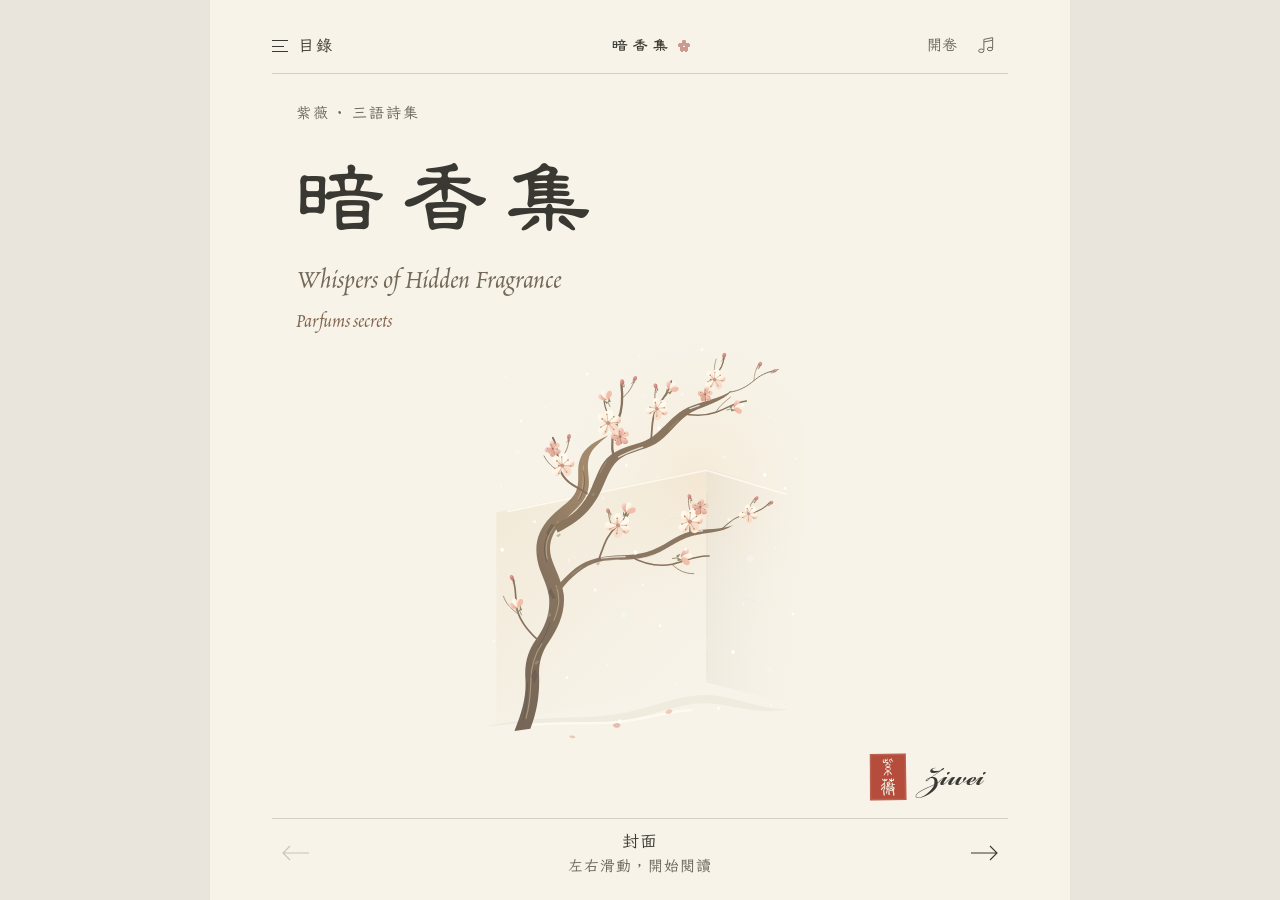
<file: site/index.html>
<!doctype html>
<html lang="zh-Hant">
<head>
  <meta charset="utf-8">
  <meta name="viewport" content="width=device-width, initial-scale=1, maximum-scale=1, user-scalable=no, viewport-fit=cover">
  <meta name="theme-color" content="#F7F3E8">
  <meta name="description" content="《暗香集》中、英、法三語詩集。取意梅花凌寒獨開、暗香自來，寄寓母親的堅韌與溫柔。">
  <title>暗香集 · Whispers of Hidden Fragrance</title>
  <link rel="manifest" href="./manifest.webmanifest">
  <link rel="icon" href="./icons/icon-192.png">
  <link rel="apple-touch-icon" href="./icons/apple-touch-icon.png">
  <meta name="apple-mobile-web-app-capable" content="yes">
  <meta name="apple-mobile-web-app-title" content="暗香集">
  <meta name="apple-mobile-web-app-status-bar-style" content="black-translucent">
  <script>
    // Keep the edition's established iPhone/PWA viewport behaviour. The page
    // scrolls inside the middle grid row; both navigation rows stay outside it.
    (() => {
      const root = document.documentElement;
      const viewport = window.visualViewport;
      const updateHeight = () => {
        const standalone = navigator.standalone || matchMedia('(display-mode: standalone)').matches;
        const visible = viewport?.height || innerHeight;
        const height = standalone ? Math.max(visible, innerHeight, screen.height || 0) : visible;
        root.style.setProperty('--viewport-height', `${Math.ceil(height)}px`);
      };
      updateHeight();
      for (const event of ['resize', 'orientationchange', 'pageshow']) addEventListener(event, updateHeight, { passive: true });
      viewport?.addEventListener('resize', updateHeight, { passive: true });
    })();
  </script>
  <link rel="preload" href="./fonts/LXGWWenKaiTC-Regular.ttf" as="font" type="font/ttf" crossorigin>
  <link rel="preload" href="./fonts/HanWangLiSuMedium-TC.ttf?v=1" as="font" type="font/ttf" crossorigin>
  <link rel="stylesheet" href="./styles.css?v=artbook-21">
  <script src="./poems.js?v=artbook-21" defer></script>
  <script src="./edition.js?v=artbook-21" defer></script>
  <script src="./reader.js?v=artbook-21" defer></script>
</head>
<body>
  <main class="book" id="book" aria-label="《暗香集》三語詩集">
    <header class="book-toolbar">
      <button class="contents-trigger" id="toc-open" type="button" aria-haspopup="dialog" aria-controls="toc-dialog" aria-label="打開目錄"><span class="contents-icon" aria-hidden="true"></span><span>目錄</span></button>
      <span class="book-wordmark">暗香集</span>
      <div class="toolbar-right"><span id="reading-progress" aria-label="閱讀進度" aria-live="polite">開卷</span><button class="music-toggle" id="music-toggle" type="button" aria-label="播放背景音樂" aria-pressed="false"><svg viewBox="0 0 24 24" aria-hidden="true"><path d="M9 17V5l10-2v12M9 8l10-2"/><ellipse cx="6" cy="18" rx="3" ry="2"/><ellipse cx="16" cy="16" rx="3" ry="2"/></svg></button></div>
    </header>
    <section class="reading-stage" id="reading" aria-label="詩集頁面">
      <article class="book-page" id="book-page" tabindex="-1"></article>
    </section>
    <nav class="page-controls" aria-label="翻頁">
      <button id="previous" type="button" aria-label="向前翻頁" disabled><svg viewBox="0 0 32 20" aria-hidden="true"><path d="M29 10H3m7-7-7 7 7 7"/></svg></button>
      <div class="page-position"><span id="page-folio" aria-live="polite">封面</span><span id="swipe-hint">左右滑動，開始閱讀</span></div>
      <button id="next" type="button" aria-label="向後翻頁"><svg viewBox="0 0 32 20" aria-hidden="true"><path d="M3 10h26m-7-7 7 7-7 7"/></svg></button>
    </nav>
  </main>
  <dialog class="toc-dialog" id="toc-dialog" aria-labelledby="toc-title">
    <header class="toc-heading"><div><p class="eyebrow" lang="en">THE COLLECTION</p><h1 id="toc-title">目錄</h1></div><button id="toc-close" type="button" class="dialog-close" aria-label="關閉目錄">×</button></header>
    <nav class="toc-matter" id="matter-list" aria-label="封面與前後頁"></nav>
    <ol class="toc-list" id="contents-list"></ol>
    <footer class="toc-footer"><span>紫薇 · 暗香集</span><span>十五首 · 三語詩集</span></footer>
  </dialog>
  <audio id="ambient-audio" src="./audio/1.mp3" loop preload="none"></audio>
  <noscript><p class="noscript-message">請啟用 JavaScript 以閱讀詩集。</p></noscript>
</body>
</html>
</file>
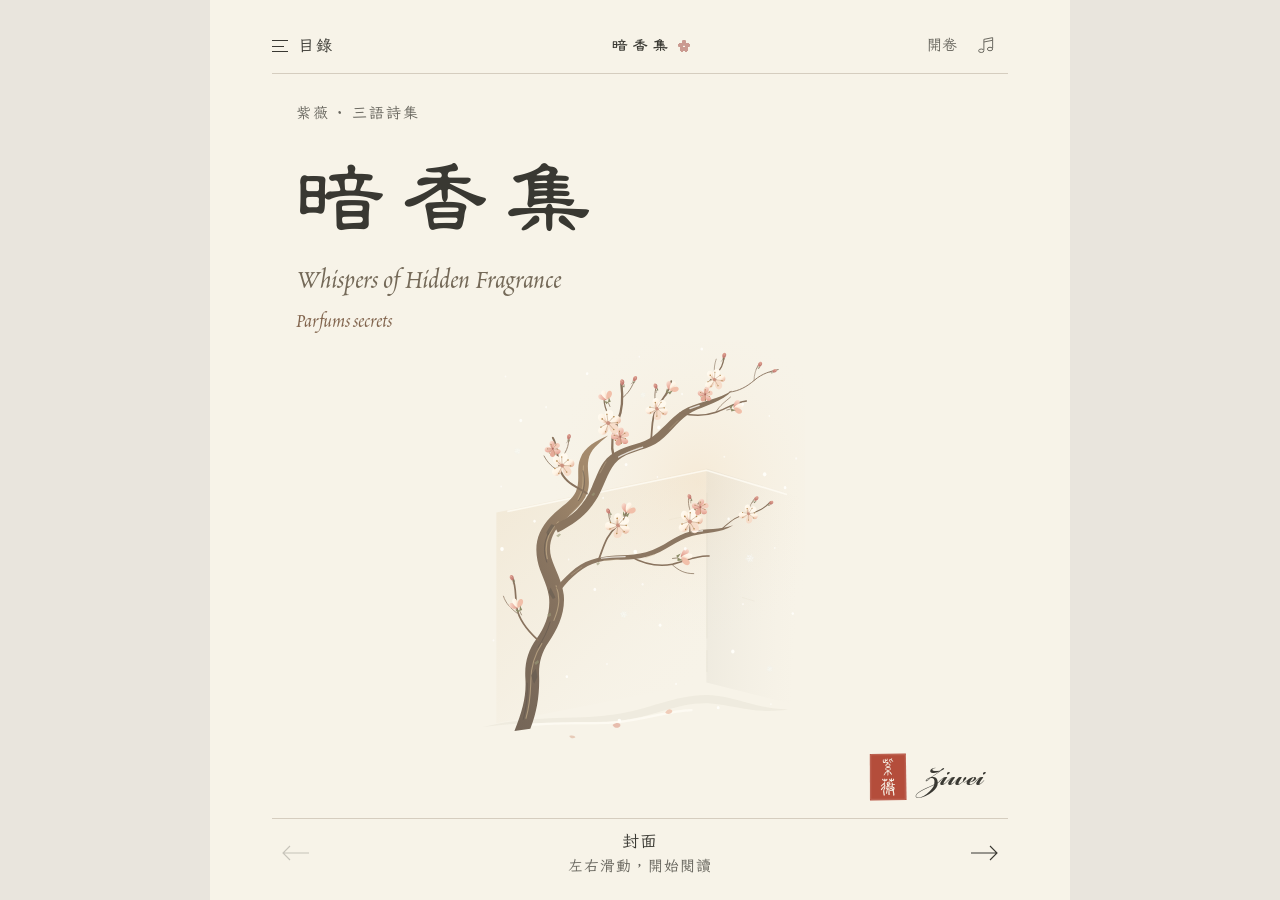
<file: site/design-review.html>
<!doctype html>
<html lang="zh-Hant">
<head>
  <meta charset="utf-8">
  <meta name="viewport" content="width=device-width, initial-scale=1, maximum-scale=1, user-scalable=no, viewport-fit=cover">
  <meta name="theme-color" content="#F7F3E8">
  <meta name="description" content="《暗香集》詩畫樣本。梅花精神貫穿全書，各首詩保有自己的風景與意境。">
  <title>暗香集 · 詩畫樣本</title>
  <link rel="manifest" href="./review.webmanifest">
  <link rel="icon" href="./icons/icon-192.png">
  <link rel="apple-touch-icon" href="./icons/apple-touch-icon.png">
  <meta name="apple-mobile-web-app-capable" content="yes">
  <meta name="apple-mobile-web-app-title" content="暗香集 · 樣本">
  <meta name="apple-mobile-web-app-status-bar-style" content="black-translucent">
  <script>
    // Keep the edition's established iPhone/PWA viewport behaviour. The page
    // scrolls inside the middle grid row; both navigation rows stay outside it.
    (() => {
      const root = document.documentElement;
      const viewport = window.visualViewport;
      const updateHeight = () => {
        const standalone = navigator.standalone || matchMedia('(display-mode: standalone)').matches;
        const visible = viewport?.height || innerHeight;
        const height = standalone ? Math.max(visible, innerHeight, screen.height || 0) : visible;
        root.style.setProperty('--viewport-height', `${Math.ceil(height)}px`);
      };
      updateHeight();
      for (const event of ['resize', 'orientationchange', 'pageshow']) addEventListener(event, updateHeight, { passive: true });
      viewport?.addEventListener('resize', updateHeight, { passive: true });
    })();
  </script>
  <link rel="preload" href="./fonts/LXGWWenKaiTC-Regular.ttf" as="font" type="font/ttf" crossorigin>
  <link rel="preload" href="./fonts/HanWangLiSuMedium-TC.ttf?v=1" as="font" type="font/ttf" crossorigin>
  <link rel="stylesheet" href="./styles.css?v=artbook-21">
  <script src="./poems.js?v=artbook-21" defer></script>
  <script src="./review-data.js?v=artbook-21" defer></script>
  <script src="./reader.js?v=artbook-21" defer></script>
</head>
<body>
  <main class="book" id="book" aria-label="《暗香集》詩畫樣本">
    <header class="book-toolbar">
      <button class="contents-trigger" id="toc-open" type="button" aria-haspopup="dialog" aria-controls="toc-dialog" aria-label="打開目錄"><span class="contents-icon" aria-hidden="true"></span><span>目錄</span></button>
      <span class="book-wordmark">暗香集</span>
      <div class="toolbar-right"><span id="reading-progress" aria-label="閱讀進度" aria-live="polite">開卷</span><button class="music-toggle" id="music-toggle" type="button" aria-label="播放背景音樂" aria-pressed="false"><svg viewBox="0 0 24 24" aria-hidden="true"><path d="M9 17V5l10-2v12M9 8l10-2"/><ellipse cx="6" cy="18" rx="3" ry="2"/><ellipse cx="16" cy="16" rx="3" ry="2"/></svg></button></div>
    </header>
    <section class="reading-stage" id="reading" aria-label="詩集頁面">
      <article class="book-page" id="book-page" tabindex="-1"></article>
    </section>
    <nav class="page-controls" aria-label="翻頁">
      <button id="previous" type="button" aria-label="向前翻頁" disabled><svg viewBox="0 0 32 20" aria-hidden="true"><path d="M29 10H3m7-7-7 7 7 7"/></svg></button>
      <div class="page-position"><span id="page-folio" aria-live="polite">封面</span><span id="swipe-hint">左右滑動，開始閱讀</span></div>
      <button id="next" type="button" aria-label="向後翻頁"><svg viewBox="0 0 32 20" aria-hidden="true"><path d="M3 10h26m-7-7 7 7-7 7"/></svg></button>
    </nav>
  </main>
  <dialog class="toc-dialog" id="toc-dialog" aria-labelledby="toc-title">
    <header class="toc-heading"><div><p class="eyebrow" lang="en">THE COLLECTION</p><h1 id="toc-title">目錄</h1></div><button id="toc-close" type="button" class="dialog-close" aria-label="關閉目錄">×</button></header>
    <nav class="toc-matter" id="matter-list" aria-label="封面與前後頁"></nav>
    <ol class="toc-list" id="contents-list"></ol>
    <footer class="toc-footer"><span>紫薇 · 暗香集</span><span>詩畫樣本</span></footer>
  </dialog>
  <audio id="ambient-audio" src="./audio/1.mp3" loop preload="none"></audio>
  <noscript><p class="noscript-message">請啟用 JavaScript 以閱讀詩集。</p></noscript>
</body>
</html>
</file>
<file: site/styles.css>
@font-face{font-family:"WenKai TC";src:url("./fonts/LXGWWenKaiTC-Regular.ttf") format("truetype");font-display:swap}
@font-face{font-family:"HanWang LiSu";src:url("./fonts/HanWangLiSuMedium-TC.ttf?v=1") format("truetype");font-display:swap}
@font-face{font-family:Alegreya;src:url("./fonts/Alegreya-Regular.otf") format("opentype");font-display:swap}
@font-face{font-family:Alegreya;src:url("./fonts/Alegreya-Italic.otf") format("opentype");font-style:italic;font-display:swap}
@font-face{font-family:Poetica;src:url("./fonts/PoeticaStd.otf") format("opentype");font-display:swap}
@font-face{font-family:"Poetica Small Caps";src:url("./fonts/Poetica-RomanSmallCaps.otf") format("opentype");font-display:swap}
@font-face{font-family:"Poetica Chancery";src:url("./fonts/Poetica Chancery IV Regular.otf") format("opentype");font-display:swap}
@font-face{font-family:Bickham;src:url("./fonts/Bickham Script Pro 3 Bold.otf") format("opentype");font-weight:700;font-display:swap}

:root{
  color-scheme:light;
  --paper:#f7f3e8;
  --ink:#393832;
  --secondary:#66645c;
  --stone:#746958;
  --vermillion:#b44d3b;
  --gold:#907047;
  --line:#d5cdbf;
  --plum:#b8756c;
  --petal:radial-gradient(ellipse 2.5px 3px at 50% 22%,var(--plum) 90%,transparent),radial-gradient(ellipse 3px 2.5px at 77% 43%,var(--plum) 90%,transparent),radial-gradient(ellipse 2.5px 3px at 67% 75%,var(--plum) 90%,transparent),radial-gradient(ellipse 2.5px 3px at 33% 75%,var(--plum) 90%,transparent),radial-gradient(ellipse 3px 2.5px at 23% 43%,var(--plum) 90%,transparent);
  --support:"WenKai TC","Kaiti TC","KaiTi","Noto Serif CJK TC",serif;
  --title:"HanWang LiSu",var(--support);
  --latin:Alegreya,Georgia,"Times New Roman",serif;
  --viewport-height:100vh;
  font-synthesis:none;
}
@supports(height:100dvh){:root{--viewport-height:100dvh}}
*{box-sizing:border-box}
html,body{width:100%;height:var(--viewport-height);min-height:0;margin:0;background:var(--paper);color:var(--ink);font-family:var(--support);overscroll-behavior:none;touch-action:pan-x pan-y}
html{overflow:hidden}
body{position:fixed;inset:0 0 auto;overflow:hidden}
button{font:inherit;color:inherit;cursor:pointer;-webkit-tap-highlight-color:transparent}
button:focus-visible,a:focus-visible{outline:2px solid var(--stone);outline-offset:3px}
button:disabled{cursor:default}
button[hidden]{display:none!important}
.book{display:grid;grid-template-rows:56px minmax(0,1fr)68px;width:min(100%,860px);height:100%;min-height:0;margin:auto;padding:max(8px,env(safe-area-inset-top)) max(24px,env(safe-area-inset-right)) max(10px,env(safe-area-inset-bottom)) max(24px,env(safe-area-inset-left))}
.book-toolbar{position:relative;z-index:3;display:grid;grid-template-columns:1fr auto 1fr;align-items:center;min-width:0;border-bottom:1px solid var(--line)}
.contents-trigger{display:flex;gap:10px;align-items:center;justify-self:start;min-height:44px;padding:0 5px 0 0;border:0;background:none;font-size:16px;letter-spacing:.1em}
.contents-icon{display:block;width:16px;height:12px;border-top:1px solid currentColor;border-bottom:1px solid currentColor;position:relative}
.contents-icon::after{position:absolute;inset:5px 4px auto 0;border-top:1px solid currentColor;content:""}
.book-wordmark{position:relative;font:16px var(--title);letter-spacing:.24em;text-indent:.24em}
/* A corner and one small blossom carry the book's quiet thread. The plates
   retain their own seasons and colours; no motif is laid over the artwork. */
.book-wordmark::after{position:absolute;top:50%;left:calc(100% + 6px);width:12px;height:12px;transform:translateY(-50%);background:var(--petal);opacity:.7;content:"";pointer-events:none}
.toolbar-right{display:flex;align-items:center;justify-self:end;gap:7px}
#reading-progress{color:var(--secondary);font:15px/1 var(--latin);white-space:nowrap}
.music-toggle{display:grid;place-items:center;justify-self:end;width:44px;height:44px;border:0;background:none;color:var(--secondary)}
.music-toggle svg{width:21px;height:21px;stroke:currentColor;stroke-width:1.1;fill:none}
.music-toggle[aria-pressed="true"]{color:var(--vermillion)}
.reading-stage{position:relative;min-width:0;min-height:0;overflow:hidden;isolation:isolate;touch-action:pan-y}
.book-page{position:relative;width:100%;height:100%;min-width:0;min-height:0;overflow:auto;overscroll-behavior:contain;scrollbar-width:thin;scrollbar-color:#bdb5a7 transparent;outline:0;padding:30px 6px 32px;-webkit-overflow-scrolling:touch}
.book-page:focus-visible{outline:1px solid var(--stone);outline-offset:-1px}
.page-controls{position:relative;z-index:3;display:grid;grid-template-columns:52px minmax(0,1fr)52px;align-items:center;min-height:0;border-top:1px solid var(--line);background:var(--paper)}
.page-controls button{display:grid;place-items:center;width:48px;height:48px;border:0;background:none;color:var(--ink)}
.page-controls button:last-child{justify-self:end}
.page-controls button:disabled{opacity:.25}
.page-controls svg{width:32px;height:20px;fill:none;stroke:currentColor;stroke-width:1.1;transition:transform .2s ease}
.page-controls button:hover:not(:disabled) svg{transform:translateX(-3px)}
.page-controls button:last-child:hover:not(:disabled) svg{transform:translateX(3px)}
.page-position{display:flex;flex-direction:column;gap:4px;align-items:center;text-align:center;font-size:15px;line-height:1.2}
#page-folio{font:17px/1.3 var(--support);letter-spacing:.06em}
#swipe-hint{color:var(--secondary);font-size:15px;letter-spacing:.06em}

/* A typographic opening with a single painted plate, no decorative frame. */
.cover-page{display:grid;grid-template-rows:auto minmax(0,1fr)auto;gap:4px;overflow:hidden;padding:30px 8px 16px}
.cover-kicker{margin:0 0 20px;color:var(--secondary);font-size:15px;letter-spacing:.14em}
.cover-title{margin:0 0 14px;font:400 clamp(60px,16vw,80px)/1.2 var(--title);letter-spacing:.14em}
.cover-english{max-width:24ch;margin:0;color:var(--stone);font:400 clamp(24px,6.2vw,30px)/1.12 Poetica,var(--latin)}
.cover-french{margin:8px 0 0;color:#82654e;font:400 21px/1.25 Poetica,var(--latin)}
.cover-plate{display:grid;align-items:center;min-height:0;margin:0 -8px}
.cover-plate img{display:block;width:100%;height:100%;min-height:0;object-fit:contain}
.cover-author{display:flex;justify-content:flex-end;align-items:flex-end}
.author-signature{display:flex;align-items:center;gap:15px}
.author-signature .seal{width:34px;height:44px;flex:none}
.signature{margin:0 0 -2px;font:700 32px/1.1 Bickham,"Poetica Chancery",var(--latin);color:var(--ink)}
.seal{display:block;object-fit:contain}

.page-running-head{display:flex;justify-content:space-between;align-items:center;gap:20px;color:var(--secondary);font-size:15px;line-height:1.5;letter-spacing:.08em}
.page-print-folio{font:italic 18px/1 var(--latin);color:var(--gold)}
.lang-en .page-language,.lang-fr .page-language{font:17px/1.5 "Poetica Small Caps",var(--latin)}
.poem-page{padding-top:25px}
.poem-heading{margin:28px 0 28px}
.poem-masthead{margin:0 0 16px;color:var(--secondary);font-size:15px;line-height:1.65}
.poem-title{margin:0;font:400 39px/1.4 var(--title);letter-spacing:.06em;overflow-wrap:anywhere}
.poem-title[lang="en"],.poem-title[lang="fr"]{font:400 37px/1.12 var(--latin);letter-spacing:-.015em}
.poem-heading::after{display:block;width:28px;height:12px;margin-top:22px;border-left:1px solid var(--stone);border-bottom:1px solid var(--stone);content:""}
.language-nav{display:flex;gap:2px;align-items:center}
.language-nav button{min-width:44px;min-height:44px;padding:6px;border:0;border-bottom:1px solid transparent;background:none;color:var(--secondary);font:23px/1 "Poetica Small Caps",var(--support)}
.language-nav button[aria-current="true"]{border-bottom-color:var(--stone);color:var(--ink)}
.language-nav button[lang="zh-Hant"]{font:16px/1 var(--support)}
.poem-content{width:100%;max-width:610px;margin:0 auto}
.poem-body{margin:0;color:var(--ink);font:400 27px/1.8 var(--title);letter-spacing:.015em;overflow-wrap:break-word}
.poem-body[lang="en"],.poem-body[lang="fr"]{font:400 23px/1.65 var(--latin);letter-spacing:0}
.verse-line{display:block;padding-left:1em;text-indent:-1em}
.verse-line.stanza-space{height:.85em}
.poem-meta{margin:28px 0 0;color:var(--secondary);font-size:15px;line-height:1.75;white-space:pre-line}
.poem-meta[lang="en"],.poem-meta[lang="fr"]{font:16px/1.6 var(--latin)}
.annotation-section{margin:38px 0 0;padding-top:22px;border-top:1px solid var(--line);scroll-margin-top:24px}
.annotation-header{display:flex;justify-content:space-between;align-items:center;gap:20px;margin-bottom:14px}
.annotation-title{margin:0;font:400 18px/1.6 var(--support);letter-spacing:.09em}
.annotation-folio{font:italic 16px var(--latin);color:var(--gold)}
.annotation-text{margin:0;color:var(--ink);font:22px/1.85 var(--support);white-space:pre-line;overflow-wrap:break-word}
.annotation-title[lang="en"],.annotation-title[lang="fr"]{font-family:var(--latin)}
.annotation-text[lang="en"],.annotation-text[lang="fr"]{font:22px/1.65 Alegreya,var(--support)}

.illustration-page{display:flex;flex-direction:column;padding:24px 0 16px;overflow:hidden}
.illustration-heading{flex:0 0 auto;text-align:center;color:var(--secondary);font-size:15px;letter-spacing:.3em;text-indent:.3em}
.illustration-title{flex:0 0 auto;margin:14px 0 0;text-align:center;font:400 33px/1.4 var(--title);letter-spacing:.1em}
.illustration-figure{display:grid;grid-template-rows:minmax(0,1fr)auto;gap:14px;flex:1 1 0;min-height:0;margin:16px 0 0}
.illustration-well{display:grid;place-items:center;min-height:0;min-width:0}
.illustration-frame{position:relative;height:100%;max-width:100%;aspect-ratio:760/900;min-height:0}
.illustration-art{display:block;width:100%;height:100%;object-fit:contain}
.illustration-seal{position:absolute;left:var(--seal-x,86%);top:var(--seal-y,84%);width:6%;height:auto;aspect-ratio:38/68;transform:translate(-50%,-50%)}
.illustration-epigraph{margin:0;text-align:center;color:var(--secondary);font:20px/1.35 "Poetica Chancery",var(--latin)}

.matter-page{display:flex;flex-direction:column;padding-top:30px}
.matter-content{width:min(100%,570px);margin:auto;padding:44px 0}
.matter-index{margin:0 0 24px;color:var(--gold);font:italic 22px var(--latin)}
.matter-title{margin:0;font:400 37px/1.4 var(--title);letter-spacing:.12em}
.matter-title::after{display:block;width:28px;height:12px;margin-top:22px;border-left:1px solid var(--stone);border-bottom:1px solid var(--stone);content:""}
.matter-text{margin:32px 0 0;font:24px/1.9 var(--support);white-space:pre-line}
.matter-colophon .matter-text{font-size:18px;line-height:2.15;color:var(--secondary)}
.matter-epigraph .matter-text{max-width:9em;font-family:var(--title);font-size:30px;line-height:2.1;letter-spacing:.07em}
.matter-afterword .matter-content::after{display:block;width:12px;height:12px;margin-top:32px;background:var(--petal);opacity:.7;content:""}

.toc-dialog{width:min(700px,calc(100vw - 28px));max-height:min(88svh,820px);padding:28px 24px 20px;border:1px solid var(--line);background:var(--paper);color:var(--ink);overflow:hidden}
.toc-dialog[open]{display:flex;flex-direction:column}
.toc-dialog::backdrop{background:#39383260}
.toc-heading{display:flex;justify-content:space-between;align-items:flex-start;gap:20px;flex:none;padding:0 0 20px;border-bottom:1px solid var(--line)}
.eyebrow{margin:0 0 10px;color:var(--secondary);font:15px/1.2 "Poetica Small Caps",var(--latin);letter-spacing:.14em}
.toc-heading h1{margin:0;font:400 36px/1.3 var(--title);letter-spacing:.14em}
.dialog-close{width:44px;height:44px;margin:-8px -10px 0 0;padding:0;border:0;background:none;font:32px var(--latin)}
.toc-matter{display:flex;flex:none;flex-wrap:wrap;gap:0 14px;padding:12px 0;border-bottom:1px solid var(--line)}
.toc-matter button{min-width:44px;min-height:44px;padding:4px 0;border:0;background:none;font-size:16px;color:var(--secondary)}
.toc-list{display:grid;grid-template-columns:1fr;flex:1 1 auto;min-height:0;list-style:none;overflow:auto;overscroll-behavior:contain;margin:0;padding:0;counter-reset:poem}
.toc-list li{display:grid;grid-template-columns:28px 1fr;align-content:center;gap:3px 10px;position:relative;padding:21px 0 17px;border-bottom:1px solid var(--line)}
.toc-list li::before{grid-row:span 2;padding-top:4px;color:var(--gold);font:italic 17px var(--latin);counter-increment:poem;content:counter(poem,decimal-leading-zero)}
.toc-title-button{justify-self:start;text-align:left;min-width:44px;min-height:44px;padding:0;border:0;background:none;font:400 25px/1.4 var(--title)}
.toc-links{display:flex;flex-wrap:wrap;gap:0 15px}
.toc-links button{min-width:44px;min-height:44px;padding:4px 0;border:0;background:none;color:var(--secondary);font:16px "Poetica Small Caps",var(--support)}
.toc-links button[lang="zh-Hant"],.toc-links .toc-art{font-family:var(--support)}
.toc-links .toc-art{color:#974536}
.toc-footer{display:flex;flex:none;justify-content:space-between;gap:16px;padding-top:18px;font-size:15px;color:var(--secondary)}
.noscript-message{margin:100px 30px;font-size:22px}
.page-turn-forward{animation:turn-forward .2s ease-out}
.page-turn-backward{animation:turn-backward .2s ease-out}
@keyframes turn-forward{from{opacity:.4;transform:translateX(7px)}to{opacity:1;transform:none}}
@keyframes turn-backward{from{opacity:.4;transform:translateX(-7px)}to{opacity:1;transform:none}}

@media(min-width:760px){
  body{background:#e9e5dd}
  .book{padding:18px 62px 14px;background:var(--paper)}
  .book-page{padding-inline:24px}
  .cover-page{padding-top:30px;padding-bottom:16px}
  .cover-title{font-size:90px}
  .cover-kicker{margin-bottom:22px}
  .cover-english{max-width:none;font-size:31px}
  .cover-french{font-size:23px}
  .cover-plate{margin:0 -20px}
  .author-signature .seal{width:38px;height:50px}
  .signature{font-size:37px}
  .poem-heading{margin-top:38px;margin-bottom:32px}
  .poem-title{font-size:45px}
  .poem-title[lang="en"],.poem-title[lang="fr"]{font-size:44px}
  .poem-body{font-size:29px}
  .illustration-title{font-size:38px}
  .illustration-figure{margin-top:20px;gap:12px}
  .toc-dialog{padding:36px 40px 24px}
  .toc-list{grid-template-columns:1fr 1fr;column-gap:28px}
}
@media(max-width:359px){
  .book{padding-inline:18px}
  .cover-page{padding-inline:0}
  .cover-plate{margin-inline:0}
  .cover-kicker{letter-spacing:.04em}
  .cover-title{font-size:57px}
  .author-signature{gap:8px}
  .signature{font-size:28px}
}
@media(max-height:690px){
  .book{grid-template-rows:48px minmax(0,1fr)60px;padding-top:max(4px,env(safe-area-inset-top));padding-bottom:max(4px,env(safe-area-inset-bottom))}
  .cover-page{padding-top:18px;padding-bottom:12px}
  .cover-kicker{margin-bottom:12px}
  .cover-title{margin-bottom:9px;font-size:57px}
  .cover-english{font-size:24px}
  .cover-french{font-size:19px;margin-top:5px}
  .cover-plate{min-height:90px}
  .illustration-page{padding-top:14px;padding-bottom:10px}
  .illustration-title{margin-top:8px;font-size:29px}
  .illustration-figure{margin-top:10px;gap:8px}
}
@media(orientation:landscape) and (max-height:500px){
  .book{padding-inline:max(30px,env(safe-area-inset-left)) max(30px,env(safe-area-inset-right));grid-template-rows:44px minmax(0,1fr)54px}
  .cover-page{grid-template-columns:1fr 1fr;grid-template-rows:1fr auto;padding:16px 8px 12px;column-gap:24px}
  .cover-titling{grid-column:1;grid-row:1}
  .cover-kicker{margin-bottom:8px}
  .cover-title{font-size:48px}
  .cover-english{font-size:22px}
  .cover-french{font-size:18px}
  .cover-plate{grid-column:2;grid-row:1/3;min-height:0;margin:0}
  .cover-author{grid-column:1;grid-row:2}
  .cover-page{overflow:auto}
  .illustration-page{display:grid;grid-template-columns:100px 1fr;grid-template-rows:auto 1fr;column-gap:20px}
  .illustration-heading{grid-column:1;grid-row:1}
  .illustration-title{grid-column:1;grid-row:2;font-size:27px}
  .illustration-figure{grid-column:2;grid-row:1/3;margin:0}
}
@media(prefers-reduced-motion:reduce){*,*::before,*::after{animation:none!important;transition:none!important;scroll-behavior:auto!important}}
</file>
